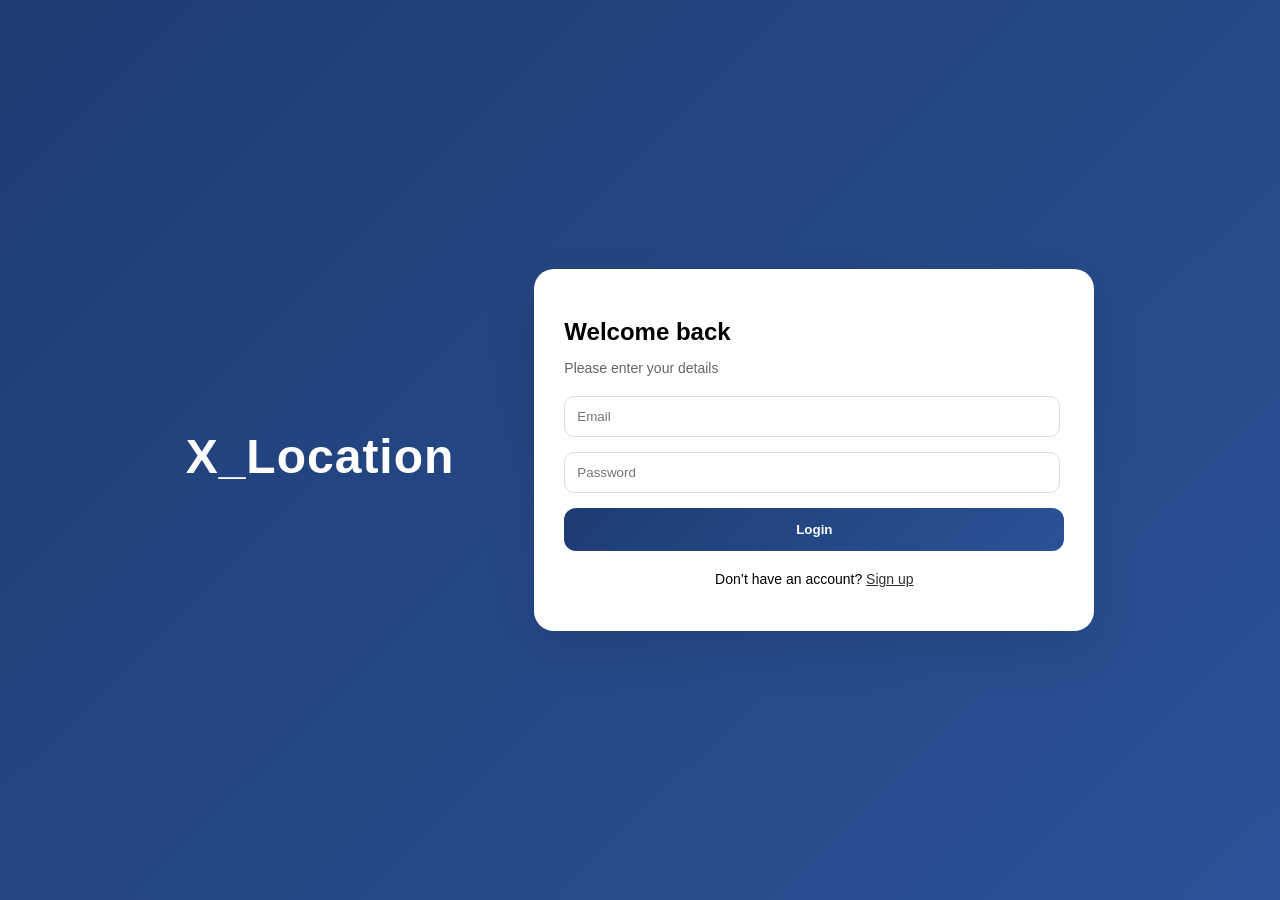
<file: index.html>
<!DOCTYPE html>
<html>
<head>
    <meta charset='utf-8'>
    <meta http-equiv='X-UA-Compatible' content='IE=edge'>
    <title>X_Location - LOGIN</title>
    <meta name='viewport' content='width=device-width, initial-scale=1'>
    <link rel='stylesheet' type='text/css' media='screen' href='main.css'>
    <link rel='stylesheet' type='text/css' media='screen' href='standard.css'>
    <script src='main.js'></script>
</head>
<body>
        <form>
            <div class="container_standard">
                
                <h1 class="logo">X_Location</h1>
                
                <div class="box_1_standard">
                    <h2 class="login_title">Welcome back</h2>
                    <p class="login_subtitle">Please enter your details</p>
                    
                    <div class="input_group">
                        <input placeholder="Email" type="email">
                    </div>

                    <div class="input_group">
                        <input placeholder="Password" type="password">
                    </div>
                        
                    <button type="submit" formaction="main_menu.html">Login</button>
                        
                    <div class="box_2_standard">
                        <p class="signup_text">
                            Don’t have an account? <a href="signUp.html">Sign up</a>
                        </p>
                    </div>   
                </div>
                </div>
                
            </div>
        </form>
</body>
</html>
</file>
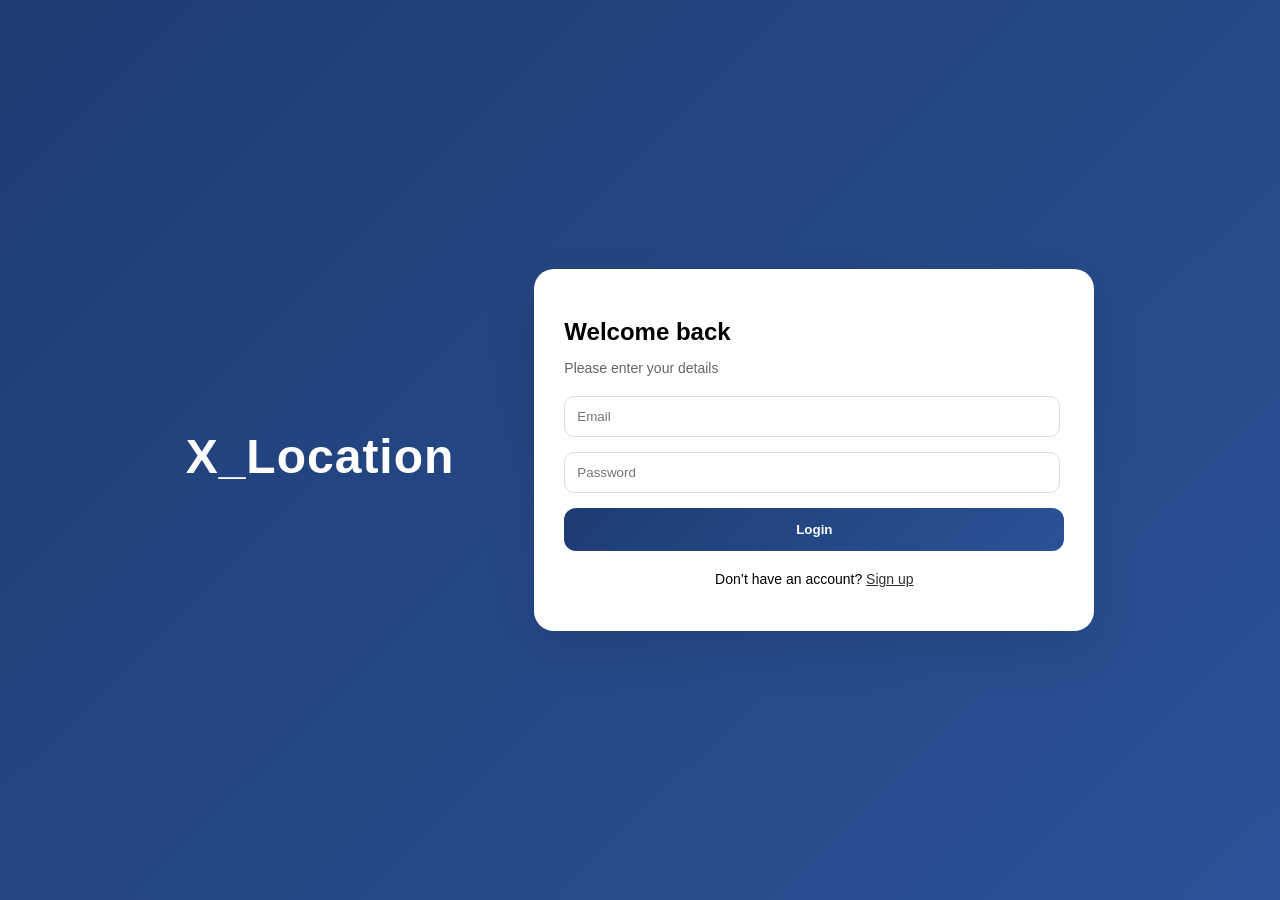
<file: X_Location/view/html/index.html>
<!DOCTYPE html>
<html>
<head>
    <meta charset='utf-8'>
    <meta http-equiv='X-UA-Compatible' content='IE=edge'>
    <title>X_Location - LOGIN</title>
    <meta name='viewport' content='width=device-width, initial-scale=1'>
    <link rel='stylesheet' type='text/css' media='screen' href='../css/main.css'>
    <link rel='stylesheet' type='text/css' media='screen' href='../css/standard.css'>
    <script src='../js/main.js'></script>
</head>
<body>
        <form>
            <div class="container_standard">
                
                <h1 class="logo">X_Location</h1>
                
                <div class="box_1_standard">
                    <h2 class="login_title">Welcome back</h2>
                    <p class="login_subtitle">Please enter your details</p>
                    
                    <div class="input_group">
                        <input placeholder="Email" type="email">
                    </div>

                    <div class="input_group">
                        <input placeholder="Password" type="password">
                    </div>
                        
                    <button type="submit" formaction="main_menu.html">Login</button>
                        
                    <div class="box_2_standard">
                        <p class="signup_text">
                            Don’t have an account? <a href="signUp.html">Sign up</a>
                        </p>
                    </div>   
                </div>
                </div>
                
            </div>
        </form>
</body>
</html>
</file>
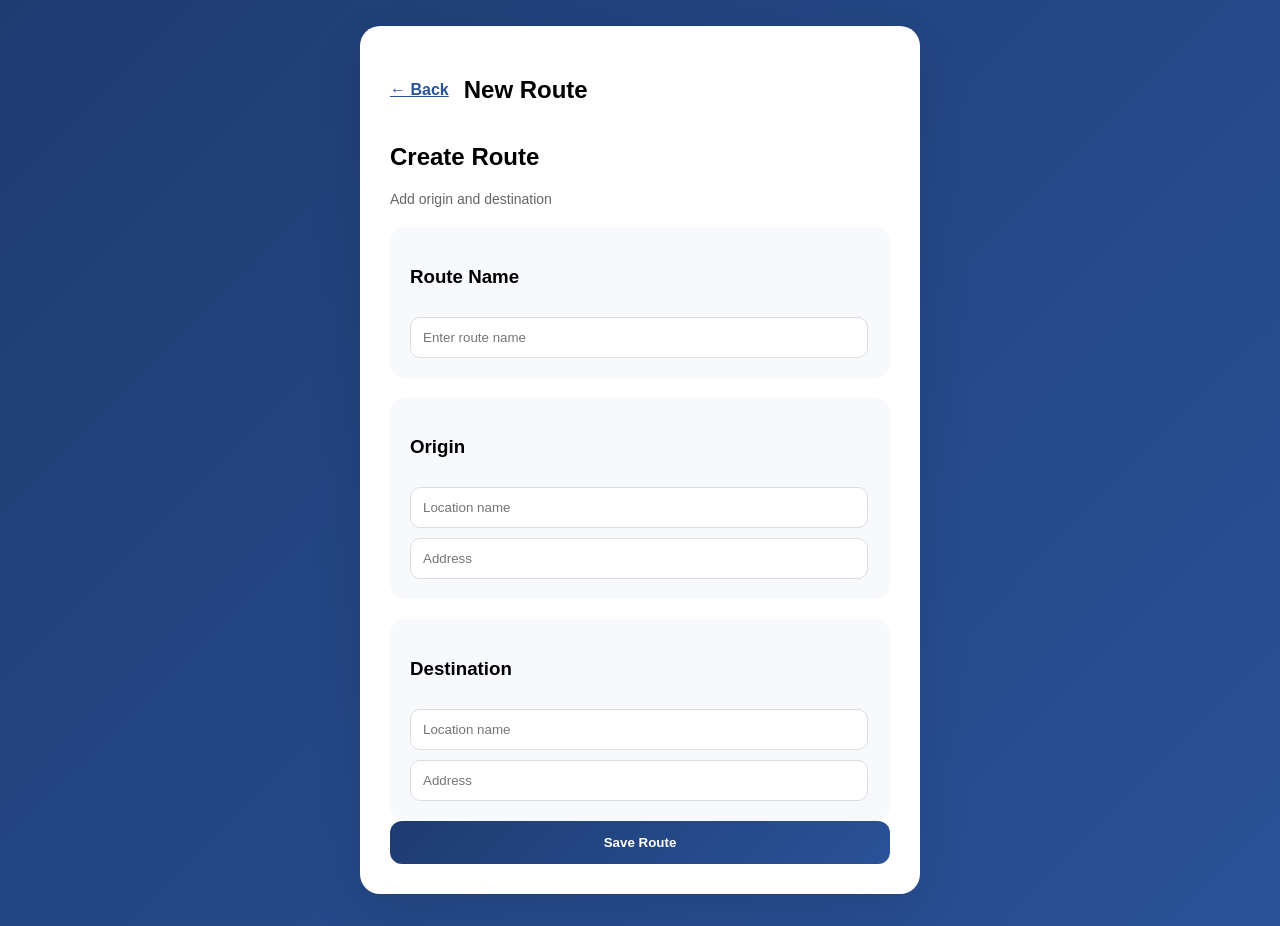
<file: insert_aRote_page.html>
<!DOCTYPE html>
<html>
<head>
    <meta charset='utf-8'>
    <meta http-equiv='X-UA-Compatible' content='IE=edge'>
    <title>X_Location - INSERT A ROUTE</title>
    <meta name='viewport' content='width=device-width, initial-scale=1'>
    <link rel='stylesheet' type='text/css' media='screen' href='main.css'>
    <link rel='stylesheet' type='text/css' media='screen' href='insert_aRoute.css'>
    <link rel="stylesheet" href="https://cdnjs.cloudflare.com/ajax/libs/font-awesome/6.5.1/css/all.min.css">
    <script src='main.js'></script>
</head>
<body>
        <form>
            <div class="container_insert_aRoute">
                    
                <div class="box_1_insert_aRoute">
                    <div class="header_insert">
                        <a href="main_menu.html">← Back</a>
                        <h2>New Route</h2>
                    </div>
                    <h2 class="page_title">Create Route</h2>
                    <p class="page_sub">Add origin and destination</p>

                    <div class="section">
                        <h3>Route Name</h3>
                        <input type="text" placeholder="Enter route name">
                    </div>

                    <div class="section">
                        <h3>Origin</h3>
                        <input type="text" placeholder="Location name">
                        <input type="text" placeholder="Address">
                    </div>

                    <div class="section">
                        <h3>Destination</h3>
                        <input type="text" placeholder="Location name">
                        <input type="text" placeholder="Address">
                    </div>

                    <button type="submit" formaction="insert_aRote_Successfull.html">Save Route</button>

                </div>

            </div>

        </form>
</body>
</html>
</file>
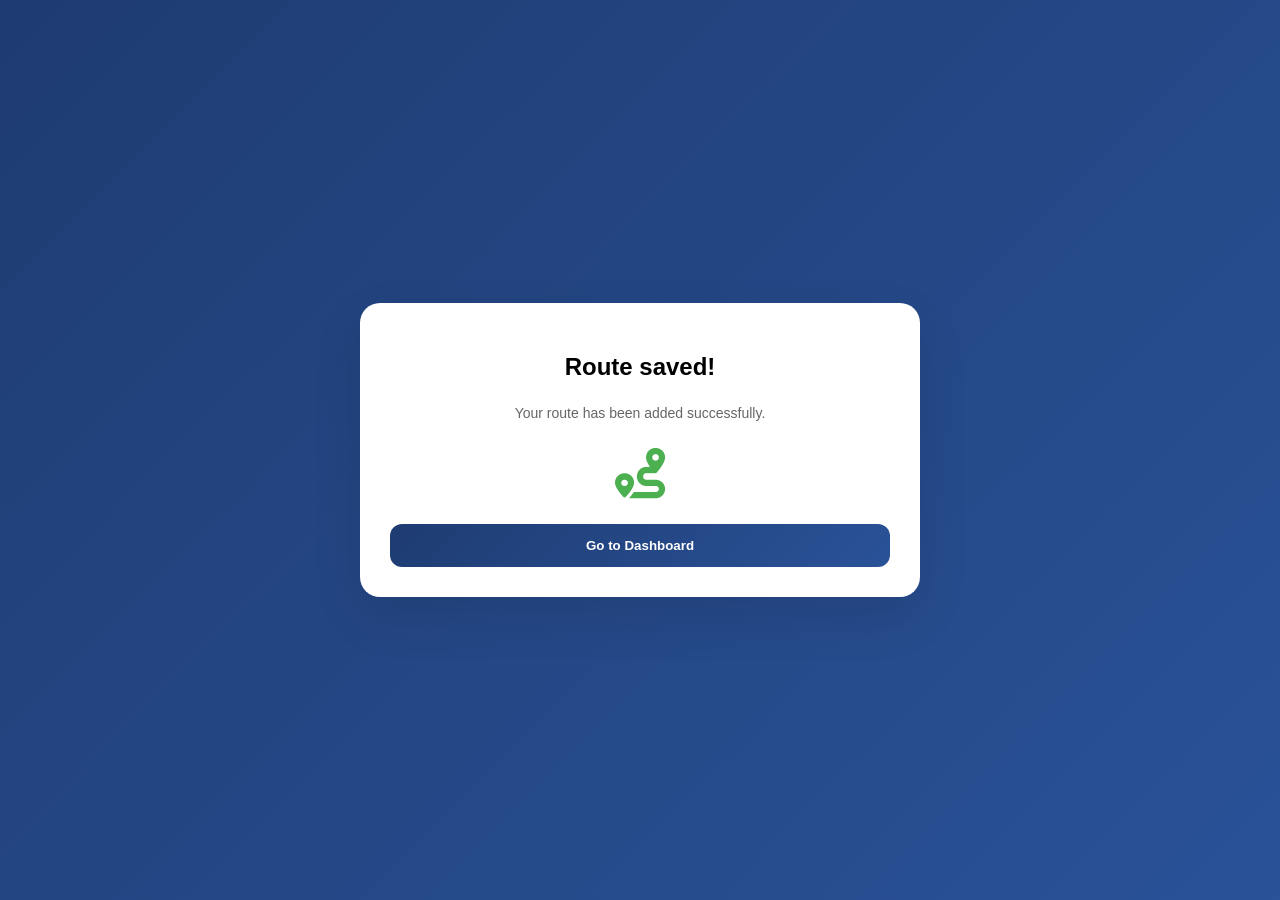
<file: insert_aRote_Successfull.html>
<!DOCTYPE html>
<html>
<head>
    <meta charset='utf-8'>
    <meta http-equiv='X-UA-Compatible' content='IE=edge'>
    <title>X_Location - SIGN UP</title>
    <meta name='viewport' content='width=device-width, initial-scale=1'>
    <link rel='stylesheet' type='text/css' media='screen' href='main.css'>
    <link rel='stylesheet' type='text/css' media='screen' href='standard.css'>
    <link rel="stylesheet" href="https://cdnjs.cloudflare.com/ajax/libs/font-awesome/6.5.1/css/all.min.css">
    <script src='main.js'></script>
</head>
<body>
        <form>

            <div class="container_standard">
                <div class="box_1_standard card">
                    
                    <div class="top_standard">
                        <h2 class="success_title">Route saved!</h2>
                        <p class="success_text">Your route has been added successfully.</p>
                        <div class="success_icon">
                            <i class="fas fa-route"></i>
                        </div>
                    </div>
                    
                    <div class="under_standard">
                        <button type="submit" formaction="main_menu.html">Go to Dashboard</button>
                    </div>
                
                </div>
                
            </div>
        </form>
</body>
</html>
</file>
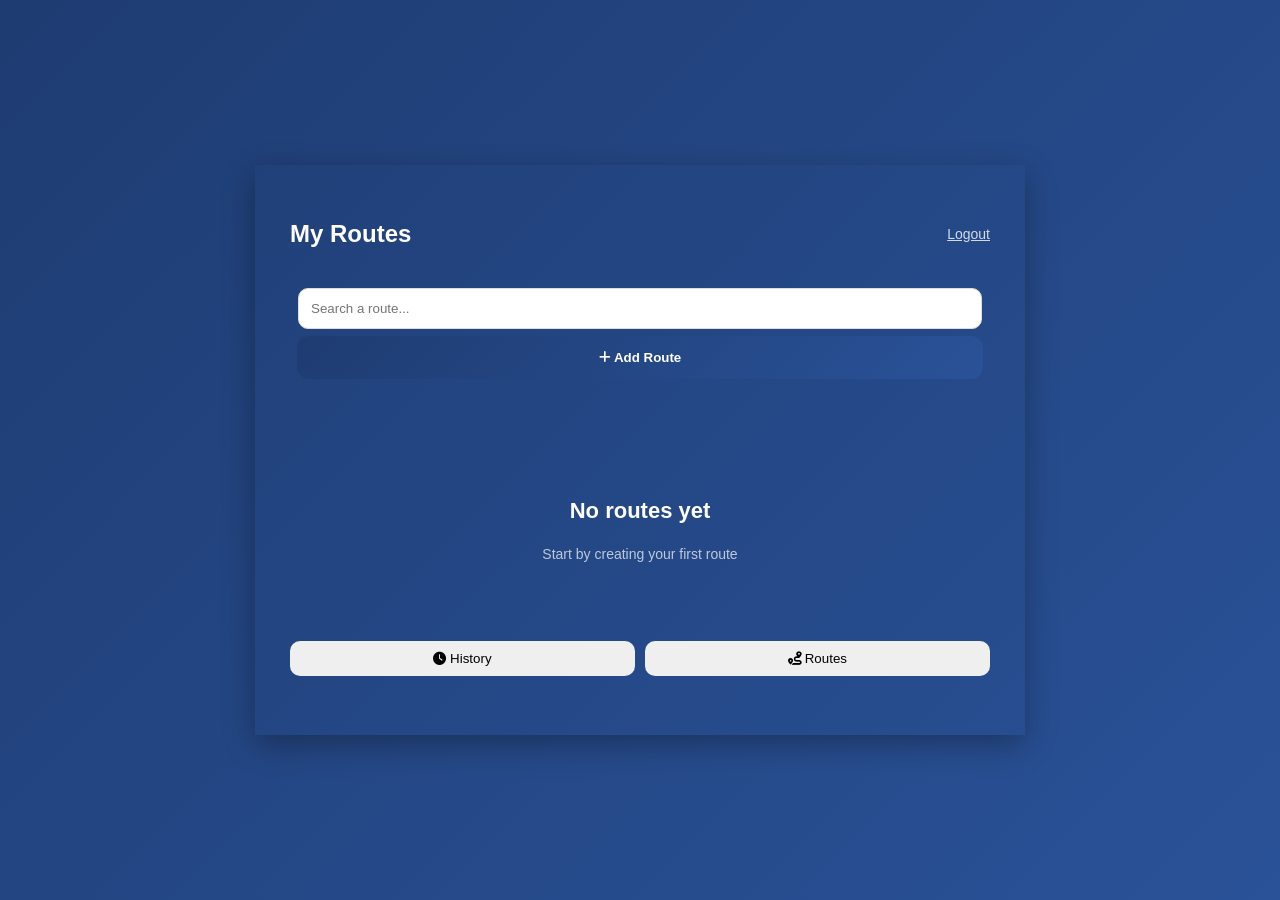
<file: main_menu.html>
<!DOCTYPE html>
<html>
<head>
    <meta charset='utf-8'>
    <meta http-equiv='X-UA-Compatible' content='IE=edge'>
    <title>X_Location - MAIN MENU</title>
    <meta name='viewport' content='width=device-width, initial-scale=1'>
    <link rel='stylesheet' type='text/css' media='screen' href='main.css'>
    <link rel='stylesheet' type='text/css' media='screen' href='main_menu.css'>
    <link rel="stylesheet" href="https://cdnjs.cloudflare.com/ajax/libs/font-awesome/6.5.1/css/all.min.css">
    <script src='main.js'></script>
</head>
<body>
        <form>
            <div class="container_MainMenu">
                <div class="box_1_MainMenu">

                   <div class="header_MainMenu">
                        <h2 class="h2_MainMenu">My Routes</h2>
                        <a href="index.html" class="logout">Logout</a>
                    </div>

                    <input type="text" placeholder="Search a route...">

                    <div id="dynamicButtons"></div>

                    <div class="box_2_MainMenu">
                        <h3 class="empty_title">No routes yet</h3>
                        <p class="empty_sub">Start by creating your first route</p>
                    </div>

                    <div class="bottom_actions">
                        <button><i class="fa-solid fa-clock"></i> History</button>
                        <button><i class="fa-solid fa-route"></i> Routes</button>
                    </div>

                </div>
            </div>
        </form>
</body>
</html>

<script>

    document.addEventListener("DOMContentLoaded", function(){

    new_addBtnInsert.reset_count();

    let count = new_addBtnInsert.get_count();

    let container = document.getElementById("dynamicButtons");
    let message = document.getElementById("emptyMessage");

    let addBtn = document.createElement("button");
    addBtn.className = "add_route_btn";
    addBtn.type = "submit";
    addBtn.setAttribute("formaction", "insert_aRote_page.html");

    let addIcon = document.createElement("i");
    addIcon.className = "fa-solid fa-plus";

    addBtn.appendChild(addIcon);
    addBtn.append(" Add Route");

    container.appendChild(addBtn);

    if(count === 0){

        message.style.display = "block";

    }else{

        message.style.display = "none";

    }

    for(let i = 0; i < count; i++){

        let routeBtn = document.createElement("button");

        routeBtn.className = "route_card";
        routeBtn.type = "button";

        let icon = document.createElement("i");
        icon.className = "fa-solid fa-route";

        routeBtn.appendChild(icon);
        routeBtn.append(" Route " + (i+1));

        container.appendChild(routeBtn);

    }

});
</script>
</file>
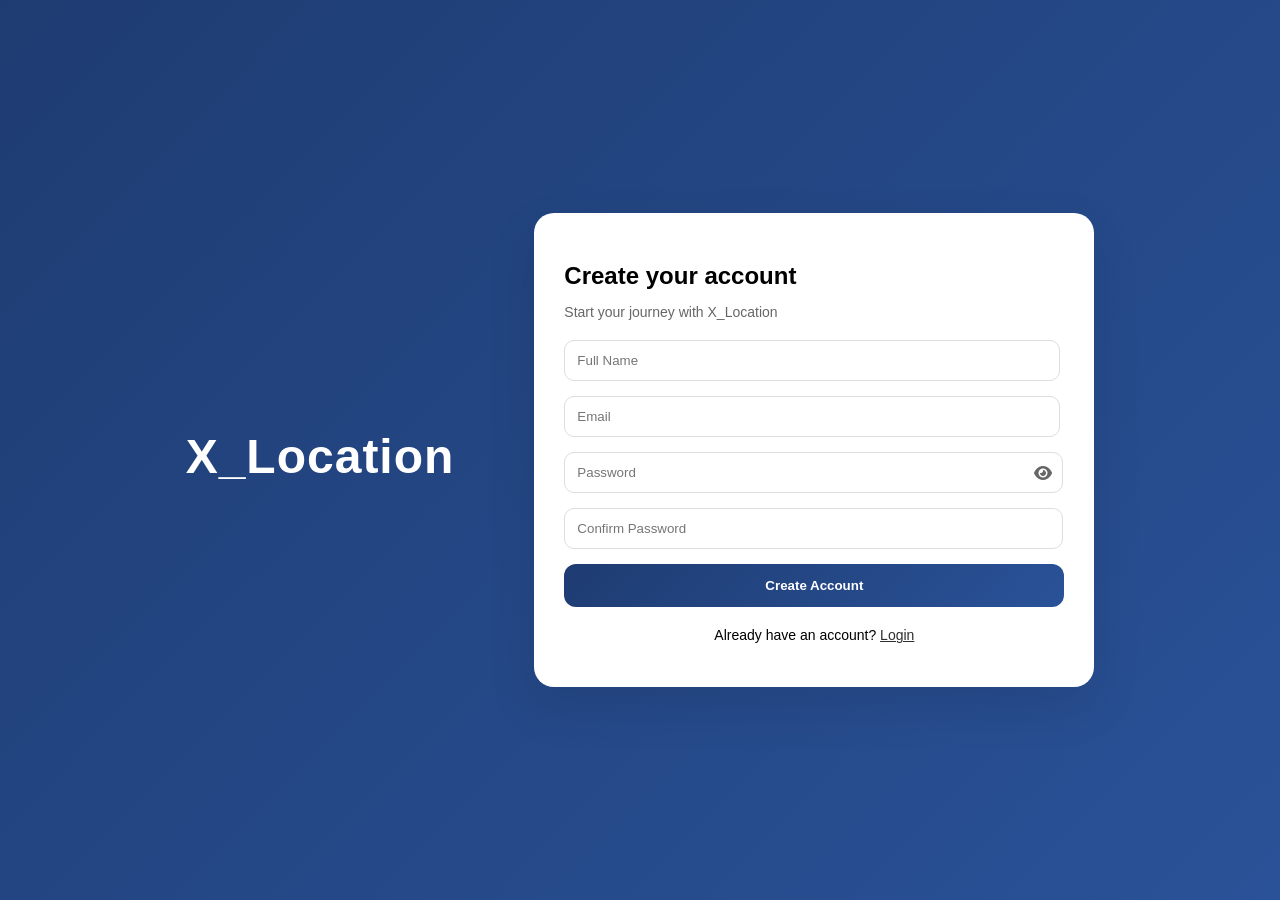
<file: signUp.html>
<!DOCTYPE html>
<html>
<head>
    <meta charset='utf-8'>
    <meta http-equiv='X-UA-Compatible' content='IE=edge'>
    <title>X_Location - SIGN UP</title>
    <meta name='viewport' content='width=device-width, initial-scale=1'>
    <link rel='stylesheet' type='text/css' media='screen' href='main.css'>
    <link rel='stylesheet' type='text/css' media='screen' href='standard.css'>
    <link rel="stylesheet" href="https://cdnjs.cloudflare.com/ajax/libs/font-awesome/6.5.1/css/all.min.css">
    <script src='main.js'></script>
</head>
<body>
        <form>
            <div class="container_standard">
                
                <h1 class="logo">X_Location</h1>
                
                <div class="box_1_standard">
                    <h2 class="login_title">Create your account</h2>
                    <p class="login_subtitle">Start your journey with X_Location</p>
                    
                    <div class="input_group">
                        <input placeholder="Full Name" type="text">
                    </div>

                    <div class="input_group">
                        <input placeholder="Email" type="email">
                    </div>

                    <div class="input_group password_group">
                        <input placeholder="Password" id="password" type="password">
                        <i class="fa-solid fa-eye toggle_icon" onclick="togglePassword()"></i>
                    </div>

                    <div class="input_group password_group">
                        <input placeholder="Confirm Password" type="password">
                    </div>

                        
                    <button type="submit" formaction="signUp_Successfull.html">Create Account</button>
                        
                    <div class="box_2_standard">
                        <p class="signup_text">
                            Already have an account? <a href="index.html">Login</a>
                        </p>
                    </div>   
                </div>
                </div>
                
            </div>
        </form>
</body>
</html>

<script>
function togglePassword() {
    const password = document.getElementById("password");
    const icon = document.querySelector(".toggle_icon");

    const isHidden = password.type === "password";

    password.type = isHidden ? "text" : "password";

    icon.classList.toggle("fa-eye");
    icon.classList.toggle("fa-eye-slash");
}
</script>
</file>
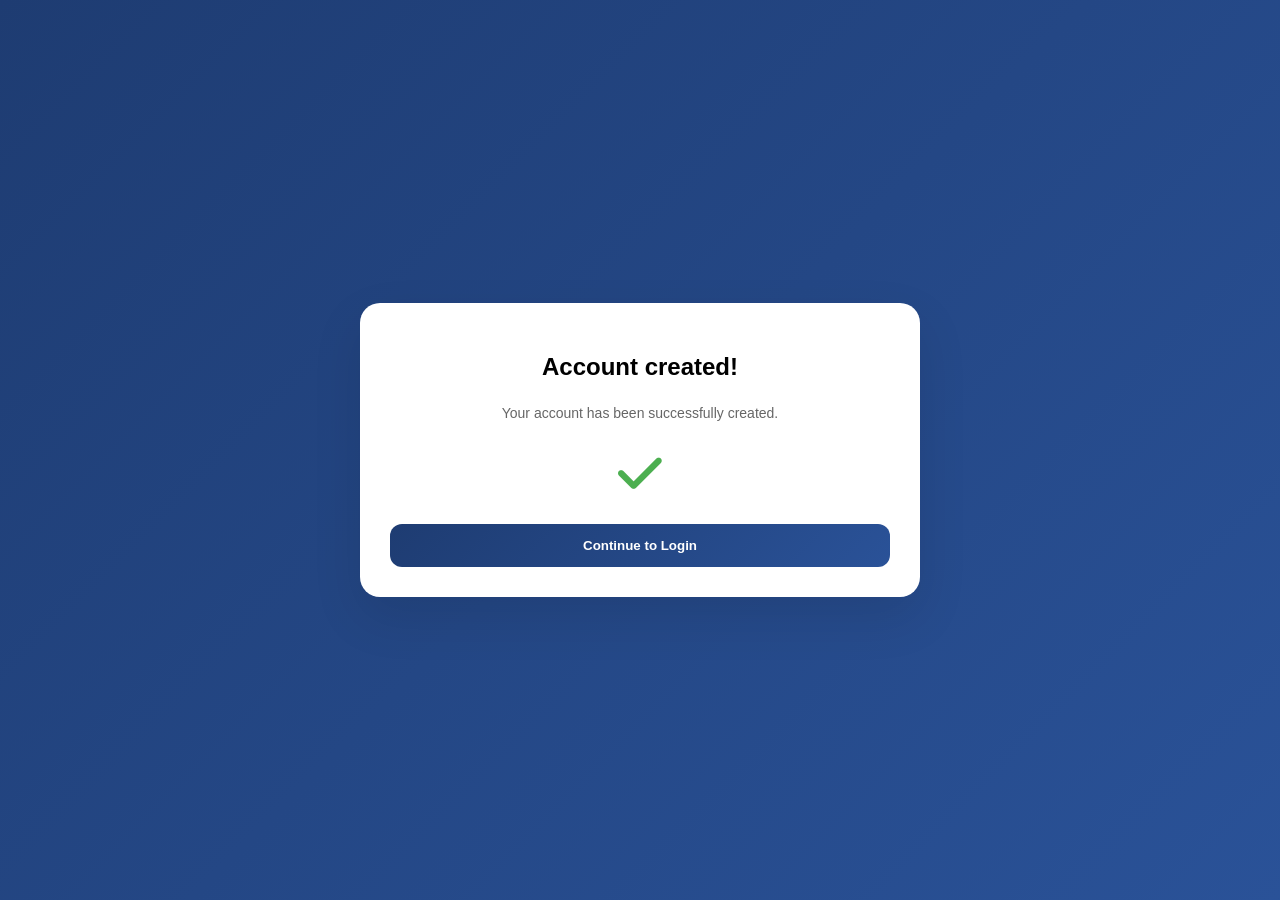
<file: signUp_Successfull.html>
<!DOCTYPE html>
<html>
<head>
    <meta charset='utf-8'>
    <meta http-equiv='X-UA-Compatible' content='IE=edge'>
    <title>X_Location - SIGN UP</title>
    <meta name='viewport' content='width=device-width, initial-scale=1'>
    <link rel='stylesheet' type='text/css' media='screen' href='main.css'>
    <link rel='stylesheet' type='text/css' media='screen' href='standard.css'>
    
    <link rel="stylesheet" href="https://cdnjs.cloudflare.com/ajax/libs/font-awesome/6.5.1/css/all.min.css">
    <script src='main.js'></script>
</head>
<body>
        <form>

            <div class="container_standard">
                <div class="box_1_standard card">

                    <div class="top_standard">
                        <h2 class="success_title">Account created!</h2>
                        <p class="success_text">Your account has been successfully created.</p>
                        
                        <div class="success_icon">
                            <i class="fas fa-check"></i>
                        </div>

                    </div>

                    <div class="under_standard">
                        <button type="submit" formaction="index.html">Continue to Login</button>
                    </div>
                    
                
                </div>
                
            </div>
        </form>
</body>
</html>
</file>
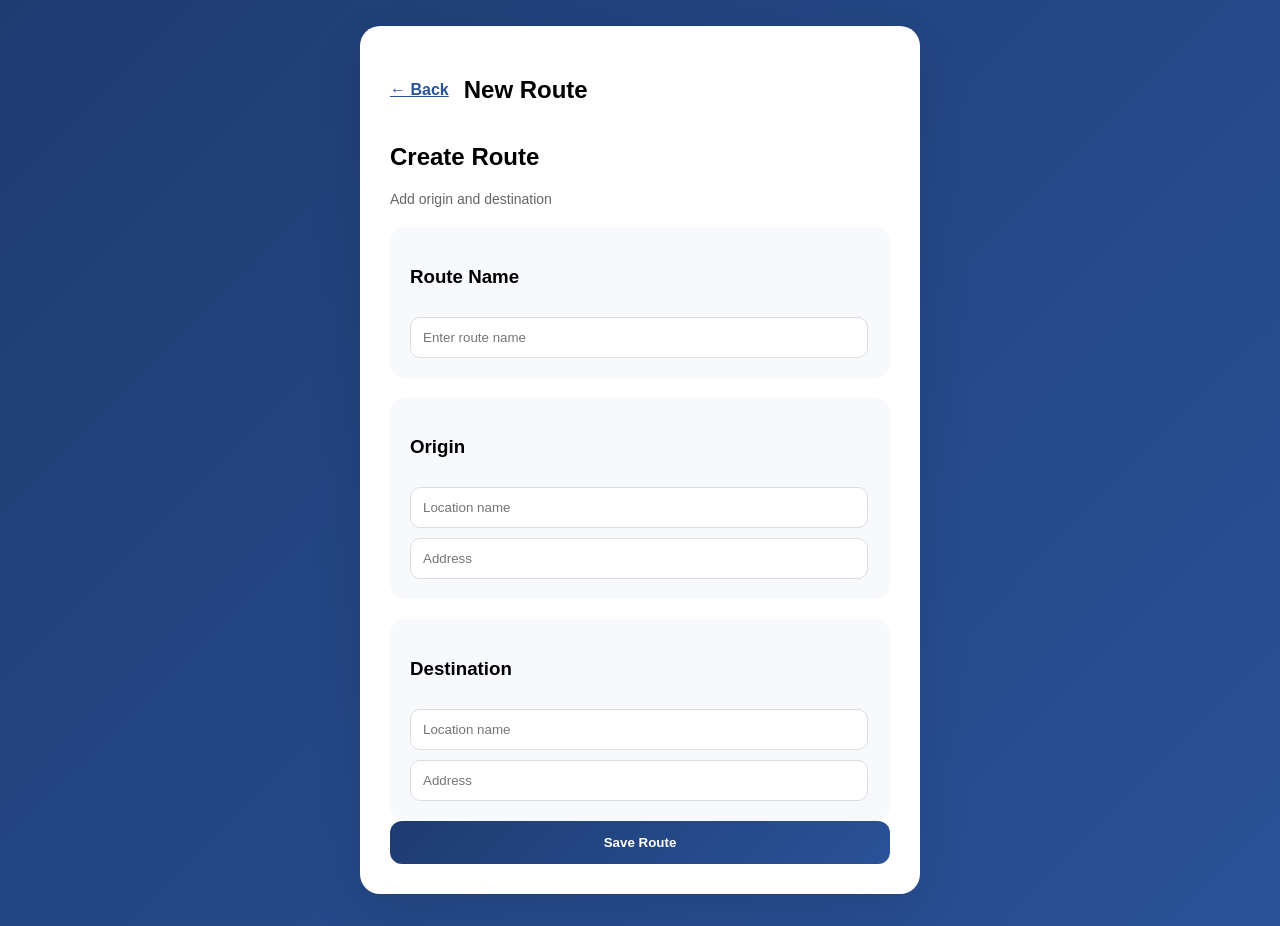
<file: X_Location/view/html/insert_aRote_page.html>
<!DOCTYPE html>
<html>
<head>
    <meta charset='utf-8'>
    <meta http-equiv='X-UA-Compatible' content='IE=edge'>
    <title>X_Location - INSERT A ROUTE</title>
    <meta name='viewport' content='width=device-width, initial-scale=1'>
    <link rel='stylesheet' type='text/css' media='screen' href='../css/main.css'>
    <link rel='stylesheet' type='text/css' media='screen' href='../css/insert_aRoute.css'>
    <link rel="stylesheet" href="https://cdnjs.cloudflare.com/ajax/libs/font-awesome/6.5.1/css/all.min.css">
    <script src='../js/main.js'></script>
</head>
<body>
        <form>
            <div class="container_insert_aRoute">
                    
                <div class="box_1_insert_aRoute">
                    <div class="header_insert">
                        <a href="main_menu.html">← Back</a>
                        <h2>New Route</h2>
                    </div>
                    <h2 class="page_title">Create Route</h2>
                    <p class="page_sub">Add origin and destination</p>

                    <div class="section">
                        <h3>Route Name</h3>
                        <input type="text" placeholder="Enter route name">
                    </div>

                    <div class="section">
                        <h3>Origin</h3>
                        <input type="text" placeholder="Location name">
                        <input type="text" placeholder="Address">
                    </div>

                    <div class="section">
                        <h3>Destination</h3>
                        <input type="text" placeholder="Location name">
                        <input type="text" placeholder="Address">
                    </div>

                    <button type="submit" formaction="insert_aRote_Successfull.html">Save Route</button>

                </div>

            </div>

        </form>
</body>
</html>
</file>
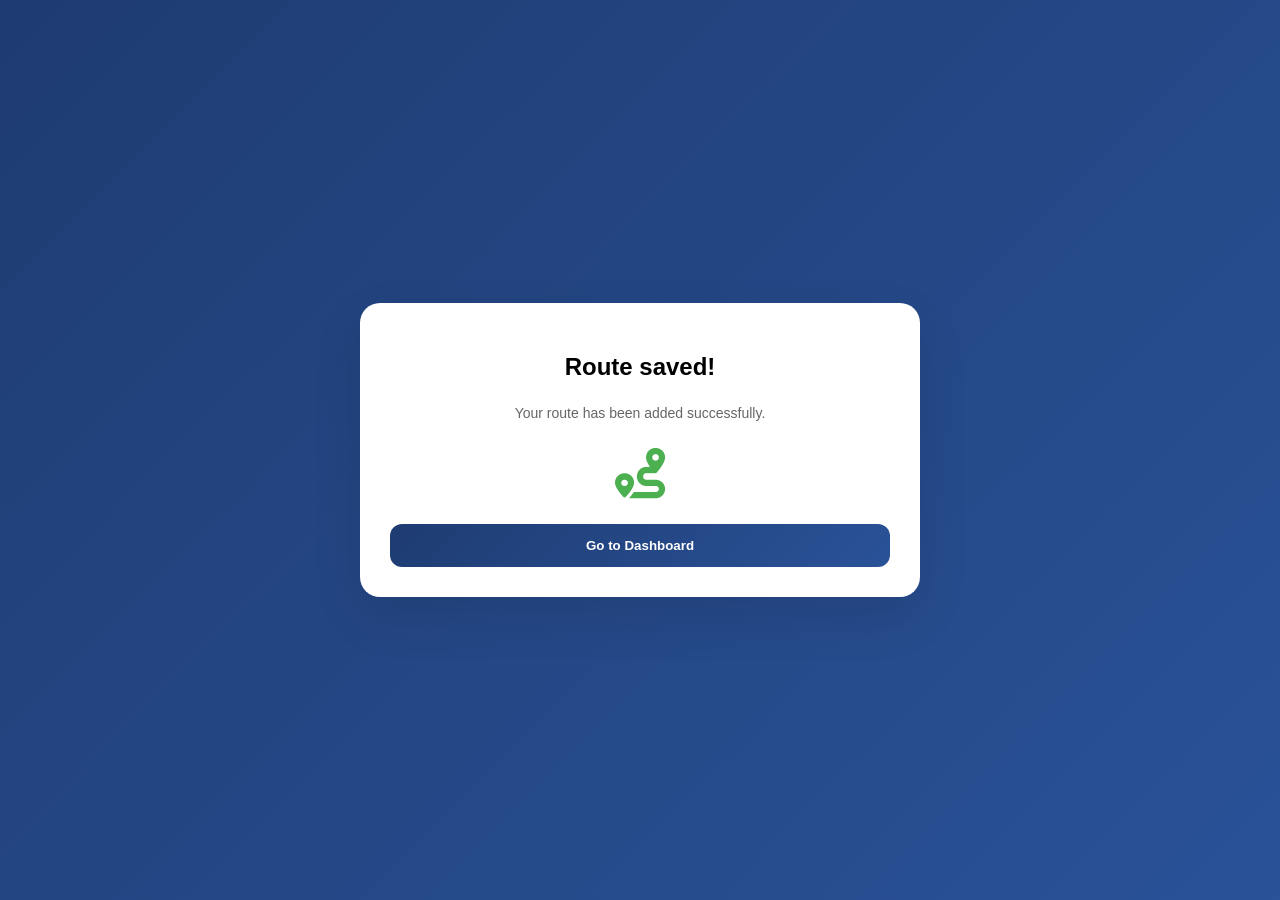
<file: X_Location/view/html/insert_aRote_Successfull.html>
<!DOCTYPE html>
<html>
<head>
    <meta charset='utf-8'>
    <meta http-equiv='X-UA-Compatible' content='IE=edge'>
    <title>X_Location - SIGN UP</title>
    <meta name='viewport' content='width=device-width, initial-scale=1'>
    <link rel='stylesheet' type='text/css' media='screen' href='../css/main.css'>
    <link rel='stylesheet' type='text/css' media='screen' href='../css/standard.css'>
    <link rel="stylesheet" href="https://cdnjs.cloudflare.com/ajax/libs/font-awesome/6.5.1/css/all.min.css">
    <script src='../js/main.js'></script>
</head>
<body>
        <form>

            <div class="container_standard">
                <div class="box_1_standard card">
                    
                    <div class="top_standard">
                        <h2 class="success_title">Route saved!</h2>
                        <p class="success_text">Your route has been added successfully.</p>
                        <div class="success_icon">
                            <i class="fas fa-route"></i>
                        </div>
                    </div>
                    
                    <div class="under_standard">
                        <button type="submit" formaction="main_menu.html">Go to Dashboard</button>
                    </div>
                
                </div>
                
            </div>
        </form>
</body>
</html>
</file>
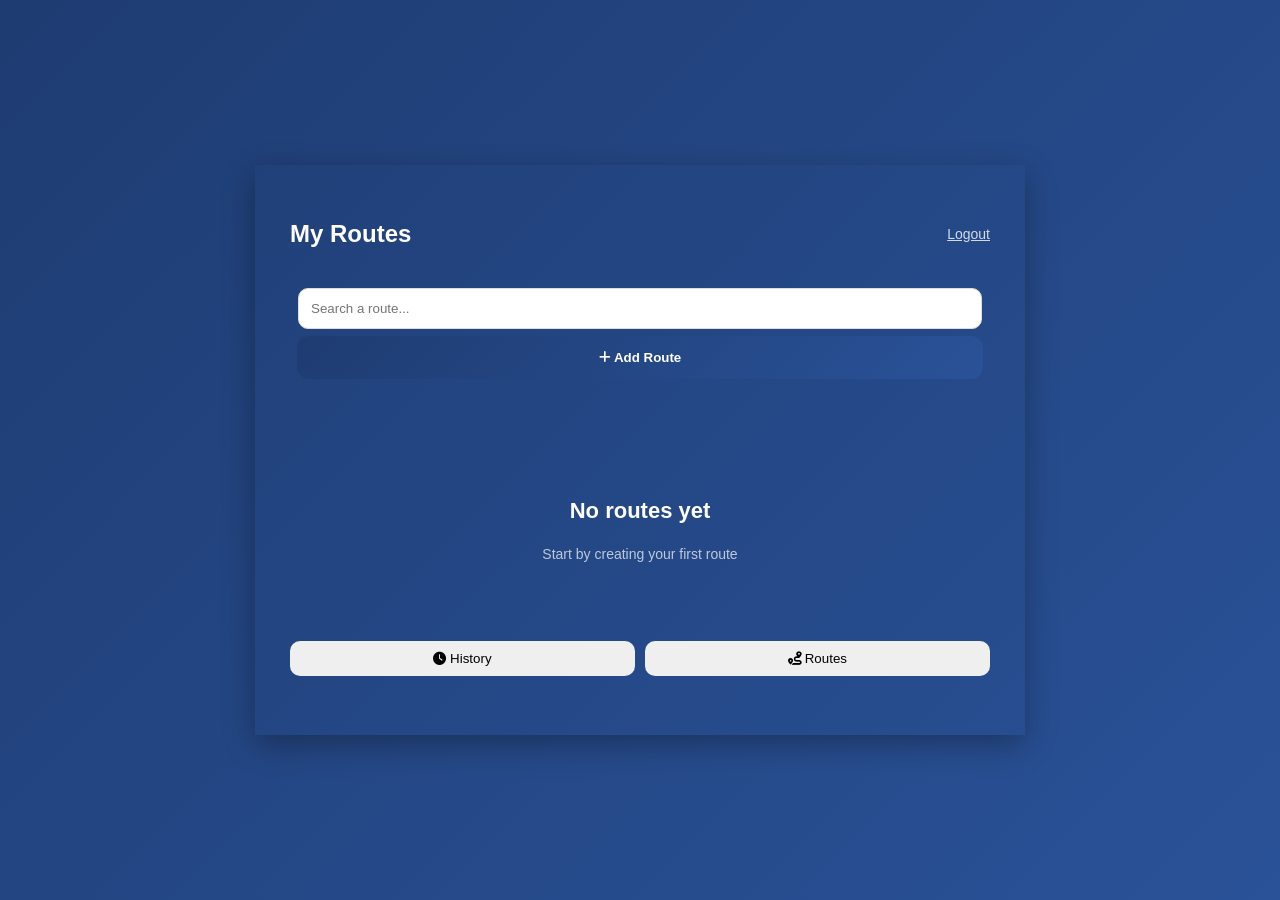
<file: X_Location/view/html/main_menu.html>
<!DOCTYPE html>
<html>
<head>
    <meta charset='utf-8'>
    <meta http-equiv='X-UA-Compatible' content='IE=edge'>
    <title>X_Location - MAIN MENU</title>
    <meta name='viewport' content='width=device-width, initial-scale=1'>
    <link rel='stylesheet' type='text/css' media='screen' href='../css/main.css'>
    <link rel='stylesheet' type='text/css' media='screen' href='../css/main_menu.css'>
    <link rel="stylesheet" href="https://cdnjs.cloudflare.com/ajax/libs/font-awesome/6.5.1/css/all.min.css">
    <script src='../js/main.js'></script>
</head>
<body>
        <form>
            <div class="container_MainMenu">
                <div class="box_1_MainMenu">

                   <div class="header_MainMenu">
                        <h2 class="h2_MainMenu">My Routes</h2>
                        <a href="index.html" class="logout">Logout</a>
                    </div>

                    <input type="text" placeholder="Search a route...">

                    <div id="dynamicButtons"></div>

                    <div class="box_2_MainMenu">
                        <h3 class="empty_title">No routes yet</h3>
                        <p class="empty_sub">Start by creating your first route</p>
                    </div>

                    <div class="bottom_actions">
                        <button><i class="fa-solid fa-clock"></i> History</button>
                        <button><i class="fa-solid fa-route"></i> Routes</button>
                    </div>

                </div>
            </div>
        </form>
</body>
</html>

<script>

    document.addEventListener("DOMContentLoaded", function(){

    new_addBtnInsert.reset_count();

    let count = new_addBtnInsert.get_count();

    let container = document.getElementById("dynamicButtons");
    let message = document.getElementById("emptyMessage");

    let addBtn = document.createElement("button");
    addBtn.className = "add_route_btn";
    addBtn.type = "submit";
    addBtn.setAttribute("formaction", "insert_aRote_page.html");

    let addIcon = document.createElement("i");
    addIcon.className = "fa-solid fa-plus";

    addBtn.appendChild(addIcon);
    addBtn.append(" Add Route");

    container.appendChild(addBtn);

    if(count === 0){

        message.style.display = "block";

    }else{

        message.style.display = "none";

    }

    for(let i = 0; i < count; i++){

        let routeBtn = document.createElement("button");

        routeBtn.className = "route_card";
        routeBtn.type = "button";

        let icon = document.createElement("i");
        icon.className = "fa-solid fa-route";

        routeBtn.appendChild(icon);
        routeBtn.append(" Route " + (i+1));

        container.appendChild(routeBtn);

    }

});
</script>
</file>
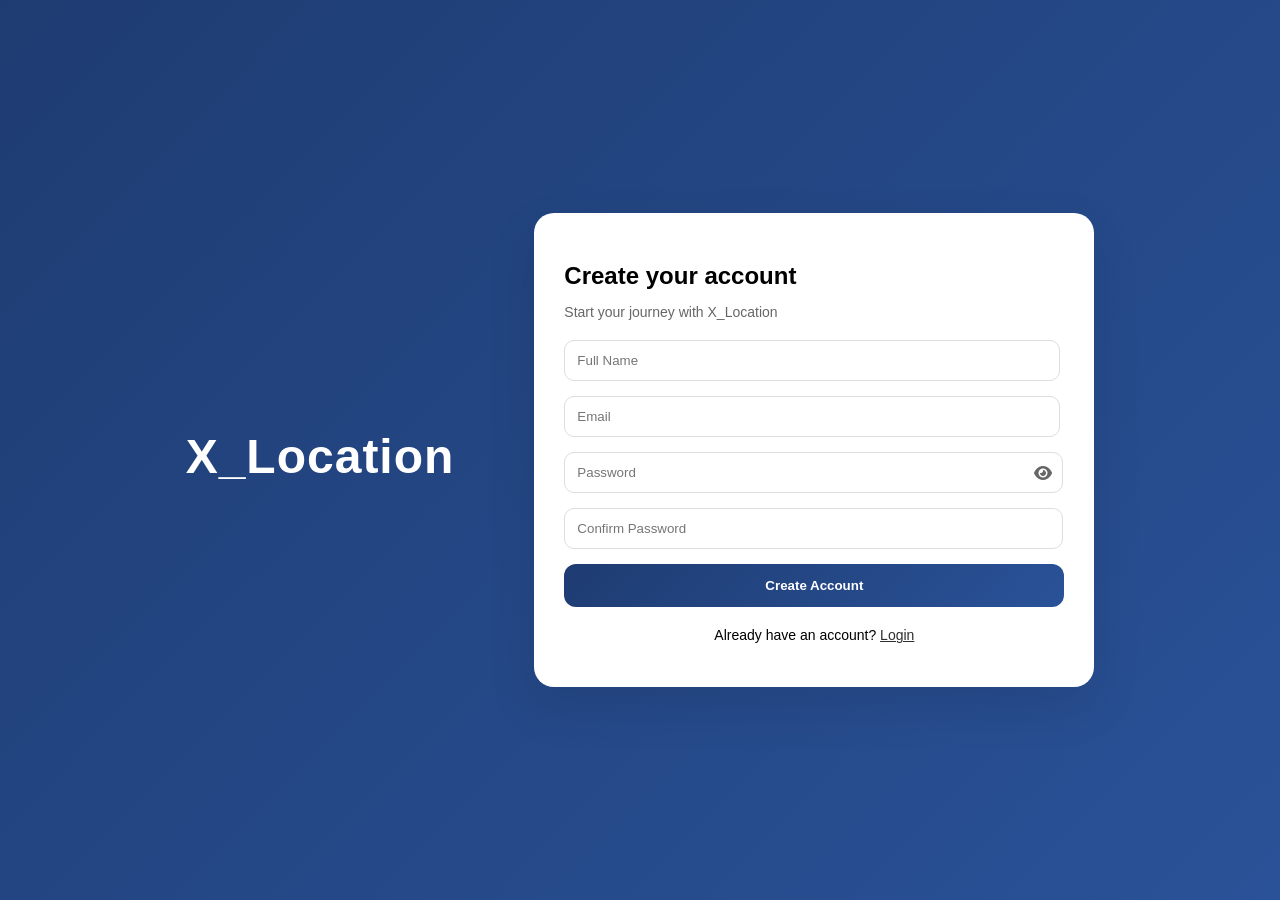
<file: X_Location/view/html/signUp.html>
<!DOCTYPE html>
<html>
<head>
    <meta charset='utf-8'>
    <meta http-equiv='X-UA-Compatible' content='IE=edge'>
    <title>X_Location - SIGN UP</title>
    <meta name='viewport' content='width=device-width, initial-scale=1'>
    <link rel='stylesheet' type='text/css' media='screen' href='../css/main.css'>
    <link rel='stylesheet' type='text/css' media='screen' href='../css/standard.css'>
    <link rel="stylesheet" href="https://cdnjs.cloudflare.com/ajax/libs/font-awesome/6.5.1/css/all.min.css">
    <script src='../js/main.js'></script>
</head>
<body>
        <form>
            <div class="container_standard">
                
                <h1 class="logo">X_Location</h1>
                
                <div class="box_1_standard">
                    <h2 class="login_title">Create your account</h2>
                    <p class="login_subtitle">Start your journey with X_Location</p>
                    
                    <div class="input_group">
                        <input placeholder="Full Name" type="text">
                    </div>

                    <div class="input_group">
                        <input placeholder="Email" type="email">
                    </div>

                    <div class="input_group password_group">
                        <input placeholder="Password" id="password" type="password">
                        <i class="fa-solid fa-eye toggle_icon" onclick="togglePassword()"></i>
                    </div>

                    <div class="input_group password_group">
                        <input placeholder="Confirm Password" type="password">
                    </div>

                        
                    <button type="submit" formaction="signUp_Successfull.html">Create Account</button>
                        
                    <div class="box_2_standard">
                        <p class="signup_text">
                            Already have an account? <a href="index.html">Login</a>
                        </p>
                    </div>   
                </div>
                </div>
                
            </div>
        </form>
</body>
</html>

<script>
function togglePassword() {
    const password = document.getElementById("password");
    const icon = document.querySelector(".toggle_icon");

    const isHidden = password.type === "password";

    password.type = isHidden ? "text" : "password";

    icon.classList.toggle("fa-eye");
    icon.classList.toggle("fa-eye-slash");
}
</script>
</file>
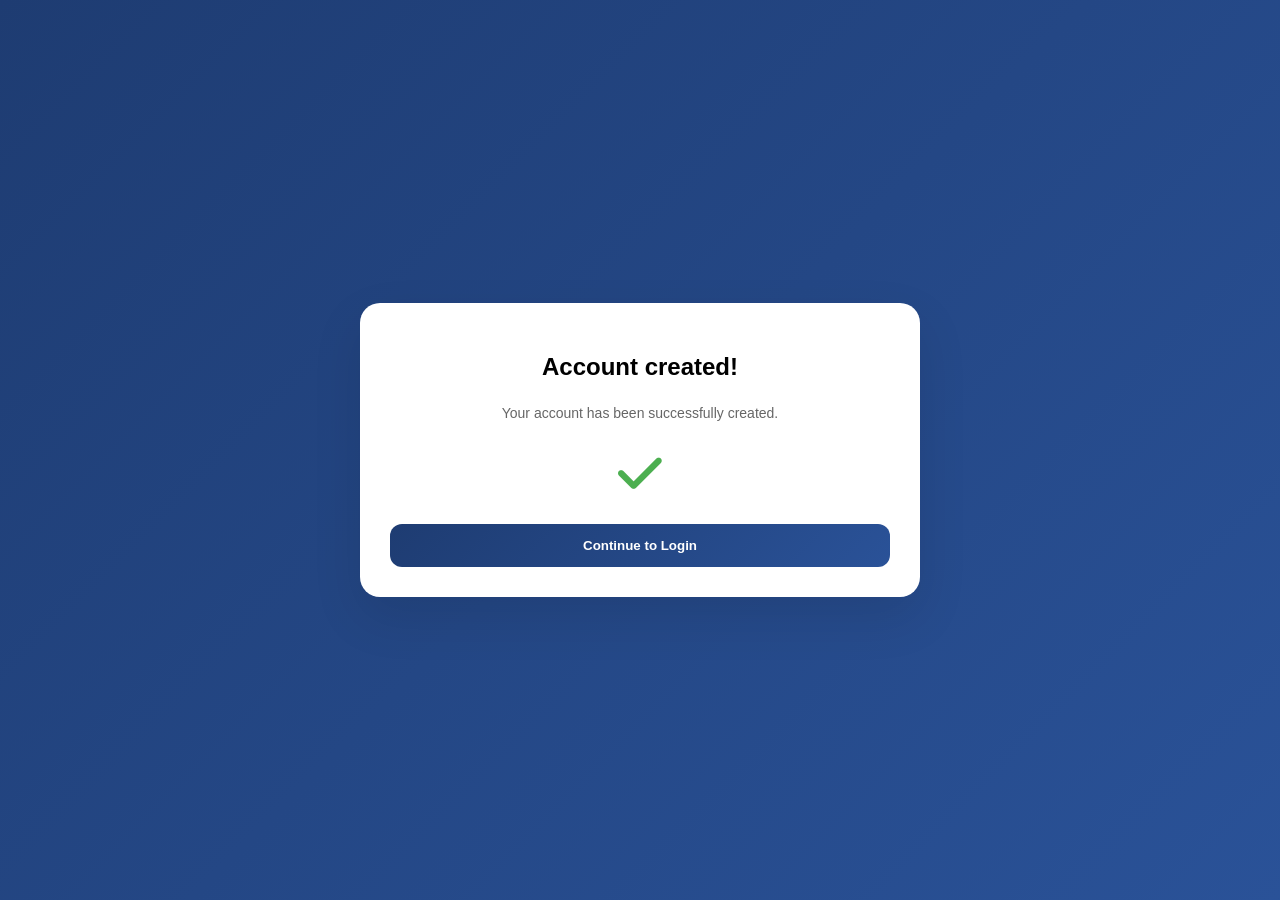
<file: X_Location/view/html/signUp_Successfull.html>
<!DOCTYPE html>
<html>
<head>
    <meta charset='utf-8'>
    <meta http-equiv='X-UA-Compatible' content='IE=edge'>
    <title>X_Location - SIGN UP</title>
    <meta name='viewport' content='width=device-width, initial-scale=1'>
    <link rel='stylesheet' type='text/css' media='screen' href='../css/main.css'>
    <link rel='stylesheet' type='text/css' media='screen' href='../css/standard.css'>
    
    <link rel="stylesheet" href="https://cdnjs.cloudflare.com/ajax/libs/font-awesome/6.5.1/css/all.min.css">
    <script src='../js/main.js'></script>
</head>
<body>
        <form>

            <div class="container_standard">
                <div class="box_1_standard card">

                    <div class="top_standard">
                        <h2 class="success_title">Account created!</h2>
                        <p class="success_text">Your account has been successfully created.</p>
                        
                        <div class="success_icon">
                            <i class="fas fa-check"></i>
                        </div>

                    </div>

                    <div class="under_standard">
                        <button type="submit" formaction="index.html">Continue to Login</button>
                    </div>
                    
                
                </div>
                
            </div>
        </form>
</body>
</html>
</file>
<file: main.css>
body{
    margin: 0;
    font-family: Verdana, Geneva, Tahoma, sans-serif;
    background: linear-gradient(135deg, #1e3c72, #2a5298);
    min-height: 100vh;
}

button[type="submit"] {
    width: 100%;
    padding: 14px;
    border: none;
    border-radius: 12px;
    background: linear-gradient(135deg, #1e3c72, #2a5298);
    color: white;
    font-weight: bold;
    cursor: pointer;
    transition: 0.3s;
}

button:hover {
    transform: translateY(-2px);
    box-shadow: 0 10px 20px rgba(0,0,0,0.2);
}

input {
    width: 94%;
    padding: 12px;
    border-radius: 10px;
    border: 1px solid #ddd;
    outline: none;
    transition: 0.3s;
}
input:focus {
    border-color: #2a5298;
    box-shadow: 0 0 0 3px rgba(42,82,152,0.1);
}
a{
    color: rgba(0, 0, 0, 0.822);
}

h1 {
    margin-bottom: 20px;
    font-size: 26px;
}

label {
    font-size: 14px;
    font-weight: 600;
    margin-bottom: 5px;
}

.section {
    width: 92%;
    margin-top: 20px;
    padding: 20px;
    border-radius: 15px;
    background: #f7f9fc;
}

.header_insert {
    display: flex;
    align-items: center;
    gap: 15px;
    margin-bottom: 20px;
}

.header_insert a {
    color: #2a5298;
    font-weight: bold;
}

.page_sub {
    font-size: 14px;
    color: #666;
    margin-bottom: 10px;
}
.section input {
    margin-top: 10px;
}
</file>
<file: standard.css>
.container_standard{
    display: flex;
    justify-content: center;
    align-items: center;
    min-height: 100vh;
    gap: 80px;
}
.box_1_standard{
    width: 500px;
    padding: 30px;
    border-radius: 20px;
    background: white;
    box-shadow: 0 20px 50px rgba(0,0,0,0.1);
}

.box_1_standard {
    animation: fadeUp 0.6s ease;
}

@keyframes fadeUp {
    from {
        opacity: 0;
        transform: translateY(20px);
    }
    to {
        opacity: 1;
        transform: translateY(0);
    }
}

.box_2_standard{
    display: flex;
    flex-direction: column;
    align-items: center;
    justify-content: center;
}

.logo {
    color: white;
    font-size: 48px;
    font-weight: bold;
    letter-spacing: 1px;
}

.login_title {
    margin-bottom: 5px;
}

.login_subtitle {
    font-size: 14px;
    color: #666;
    margin-bottom: 20px;
}

.input_group {
    width: 100%;
    margin-bottom: 15px;
}

.signup_text {
    margin-top: 20px;
    font-size: 14px;
}

.success_icon {
    font-size: 50px;
    color: #4CAF50;
    margin-bottom: 20px;
}

.success_title {
    margin-bottom: 10px;
}

.success_text {
    font-size: 14px;
    color: #666;
    margin-bottom: 25px;
}

.top_standard {
    display: flex;
    flex-direction: column;
    align-items: center;
}

.password_group {
    position: relative;
}

.password_group input {
    width: 89%;
    padding-right: 40px; 
}

.toggle_icon {
    position: absolute;
    right: 12px;
    top: 50%;
    transform: translateY(-50%);
    cursor: pointer;
    color: #666;
    transition: 0.2s;
}

.toggle_icon:hover {
    color: #2a5298;
}

@media (max-width: 768px){

    .container_standard{
        flex-direction: column;
        text-align: center;
        gap: 20px;
    }

    .h1_title_standard{
        font-size: 40px;
    }

    .box_1_standard{
        width: 90%;
        max-width: 400px;
    }

    button:hover{
    cursor: pointer;
    }
}
</file>
<file: X_Location/view/css/main.css>
body{
    margin: 0;
    font-family: Verdana, Geneva, Tahoma, sans-serif;
    background: linear-gradient(135deg, #1e3c72, #2a5298);
    min-height: 100vh;
}

button[type="submit"] {
    width: 100%;
    padding: 14px;
    border: none;
    border-radius: 12px;
    background: linear-gradient(135deg, #1e3c72, #2a5298);
    color: white;
    font-weight: bold;
    cursor: pointer;
    transition: 0.3s;
}

button:hover {
    transform: translateY(-2px);
    box-shadow: 0 10px 20px rgba(0,0,0,0.2);
}

input {
    width: 94%;
    padding: 12px;
    border-radius: 10px;
    border: 1px solid #ddd;
    outline: none;
    transition: 0.3s;
}
input:focus {
    border-color: #2a5298;
    box-shadow: 0 0 0 3px rgba(42,82,152,0.1);
}
a{
    color: rgba(0, 0, 0, 0.822);
}

h1 {
    margin-bottom: 20px;
    font-size: 26px;
}

label {
    font-size: 14px;
    font-weight: 600;
    margin-bottom: 5px;
}

.section {
    width: 92%;
    margin-top: 20px;
    padding: 20px;
    border-radius: 15px;
    background: #f7f9fc;
}

.header_insert {
    display: flex;
    align-items: center;
    gap: 15px;
    margin-bottom: 20px;
}

.header_insert a {
    color: #2a5298;
    font-weight: bold;
}

.page_sub {
    font-size: 14px;
    color: #666;
    margin-bottom: 10px;
}
.section input {
    margin-top: 10px;
}
</file>
<file: X_Location/view/css/standard.css>
.container_standard{
    display: flex;
    justify-content: center;
    align-items: center;
    min-height: 100vh;
    gap: 80px;
}
.box_1_standard{
    width: 500px;
    padding: 30px;
    border-radius: 20px;
    background: white;
    box-shadow: 0 20px 50px rgba(0,0,0,0.1);
}

.box_1_standard {
    animation: fadeUp 0.6s ease;
}

@keyframes fadeUp {
    from {
        opacity: 0;
        transform: translateY(20px);
    }
    to {
        opacity: 1;
        transform: translateY(0);
    }
}

.box_2_standard{
    display: flex;
    flex-direction: column;
    align-items: center;
    justify-content: center;
}

.logo {
    color: white;
    font-size: 48px;
    font-weight: bold;
    letter-spacing: 1px;
}

.login_title {
    margin-bottom: 5px;
}

.login_subtitle {
    font-size: 14px;
    color: #666;
    margin-bottom: 20px;
}

.input_group {
    width: 100%;
    margin-bottom: 15px;
}

.signup_text {
    margin-top: 20px;
    font-size: 14px;
}

.success_icon {
    font-size: 50px;
    color: #4CAF50;
    margin-bottom: 20px;
}

.success_title {
    margin-bottom: 10px;
}

.success_text {
    font-size: 14px;
    color: #666;
    margin-bottom: 25px;
}

.top_standard {
    display: flex;
    flex-direction: column;
    align-items: center;
}

.password_group {
    position: relative;
}

.password_group input {
    width: 89%;
    padding-right: 40px; 
}

.toggle_icon {
    position: absolute;
    right: 12px;
    top: 50%;
    transform: translateY(-50%);
    cursor: pointer;
    color: #666;
    transition: 0.2s;
}

.toggle_icon:hover {
    color: #2a5298;
}

@media (max-width: 768px){

    .container_standard{
        flex-direction: column;
        text-align: center;
        gap: 20px;
    }

    .h1_title_standard{
        font-size: 40px;
    }

    .box_1_standard{
        width: 90%;
        max-width: 400px;
    }

    button:hover{
    cursor: pointer;
    }
}
</file>
<file: insert_aRoute.css>
.container_insert_aRoute{
    display: flex;
    justify-content: center;
    align-items: center;
    margin-top: 2%;
}

.box_1_insert_aRoute {
    width: 500px;
    padding: 30px;
    border-radius: 20px;
    background: #ffffff;
    box-shadow: 0 20px 50px rgba(0,0,0,0.1);
}
.box_1_insert_aRoute:hover {
    transform: translateY(-3px);
    transition: 0.3s;
}
.box_1_insert_aRoute {
    animation: fadeIn 0.5s ease;
}
@keyframes fadeIn {
    from {opacity: 0; transform: translateY(10px);}
    to {opacity: 1; transform: translateY(0);}
}
</file>
<file: main_menu.css>
.container_MainMenu{
    display: flex;
    justify-content: center;
    align-items: center;
    min-height: 100vh;
}

.box_1_MainMenu{
    text-align: center;
    width: 700px;
    min-height: 500px;
    padding: 35px;
    box-shadow: 0 10px 30px rgba(0,0,0,0.3);
}
.box_2_MainMenu{
    padding-top: 10vh;
    padding-bottom: 5vh;
}
.header_MainMenu {
    display: flex;
    justify-content: space-between;
    align-items: center;
    margin-bottom: 20px;
}

.logout {
    font-size: 14px;
    color: #fff;
    opacity: 0.8;
}

.route_card {
    width: 100%;
    padding: 15px;
    margin-top: 10px;
    border-radius: 12px;
    background: white;
    display: flex;
    align-items: center;
    gap: 10px;
    cursor: pointer;
}

.empty_title {
    color: white;
    font-size: 22px;
}

.empty_sub {
    color: rgba(255,255,255,0.7);
    font-size: 14px;
}

.bottom_actions {
    display: flex;
    gap: 10px;
    margin-top: 20px;
}

.bottom_actions button {
    flex: 1;
    padding: 10px;
    border-radius: 10px;
    border: none;
}

#dynamicButtons {
    max-height: 250px;
    padding: 1%;
    overflow-y: auto;
}

.card {
    background: rgba(255,255,255,0.1);
    backdrop-filter: blur(10px);
}

.h2_MainMenu{
    color: #fff;
}
</file>
<file: X_Location/view/css/insert_aRoute.css>
.container_insert_aRoute{
    display: flex;
    justify-content: center;
    align-items: center;
    margin-top: 2%;
}

.box_1_insert_aRoute {
    width: 500px;
    padding: 30px;
    border-radius: 20px;
    background: #ffffff;
    box-shadow: 0 20px 50px rgba(0,0,0,0.1);
}
.box_1_insert_aRoute:hover {
    transform: translateY(-3px);
    transition: 0.3s;
}
.box_1_insert_aRoute {
    animation: fadeIn 0.5s ease;
}
@keyframes fadeIn {
    from {opacity: 0; transform: translateY(10px);}
    to {opacity: 1; transform: translateY(0);}
}
</file>
<file: X_Location/view/css/main_menu.css>
.container_MainMenu{
    display: flex;
    justify-content: center;
    align-items: center;
    min-height: 100vh;
}

.box_1_MainMenu{
    text-align: center;
    width: 700px;
    min-height: 500px;
    padding: 35px;
    box-shadow: 0 10px 30px rgba(0,0,0,0.3);
}
.box_2_MainMenu{
    padding-top: 10vh;
    padding-bottom: 5vh;
}
.header_MainMenu {
    display: flex;
    justify-content: space-between;
    align-items: center;
    margin-bottom: 20px;
}

.logout {
    font-size: 14px;
    color: #fff;
    opacity: 0.8;
}

.route_card {
    width: 100%;
    padding: 15px;
    margin-top: 10px;
    border-radius: 12px;
    background: white;
    display: flex;
    align-items: center;
    gap: 10px;
    cursor: pointer;
}

.empty_title {
    color: white;
    font-size: 22px;
}

.empty_sub {
    color: rgba(255,255,255,0.7);
    font-size: 14px;
}

.bottom_actions {
    display: flex;
    gap: 10px;
    margin-top: 20px;
}

.bottom_actions button {
    flex: 1;
    padding: 10px;
    border-radius: 10px;
    border: none;
}

#dynamicButtons {
    max-height: 250px;
    padding: 1%;
    overflow-y: auto;
}

.card {
    background: rgba(255,255,255,0.1);
    backdrop-filter: blur(10px);
}

.h2_MainMenu{
    color: #fff;
}
</file>
